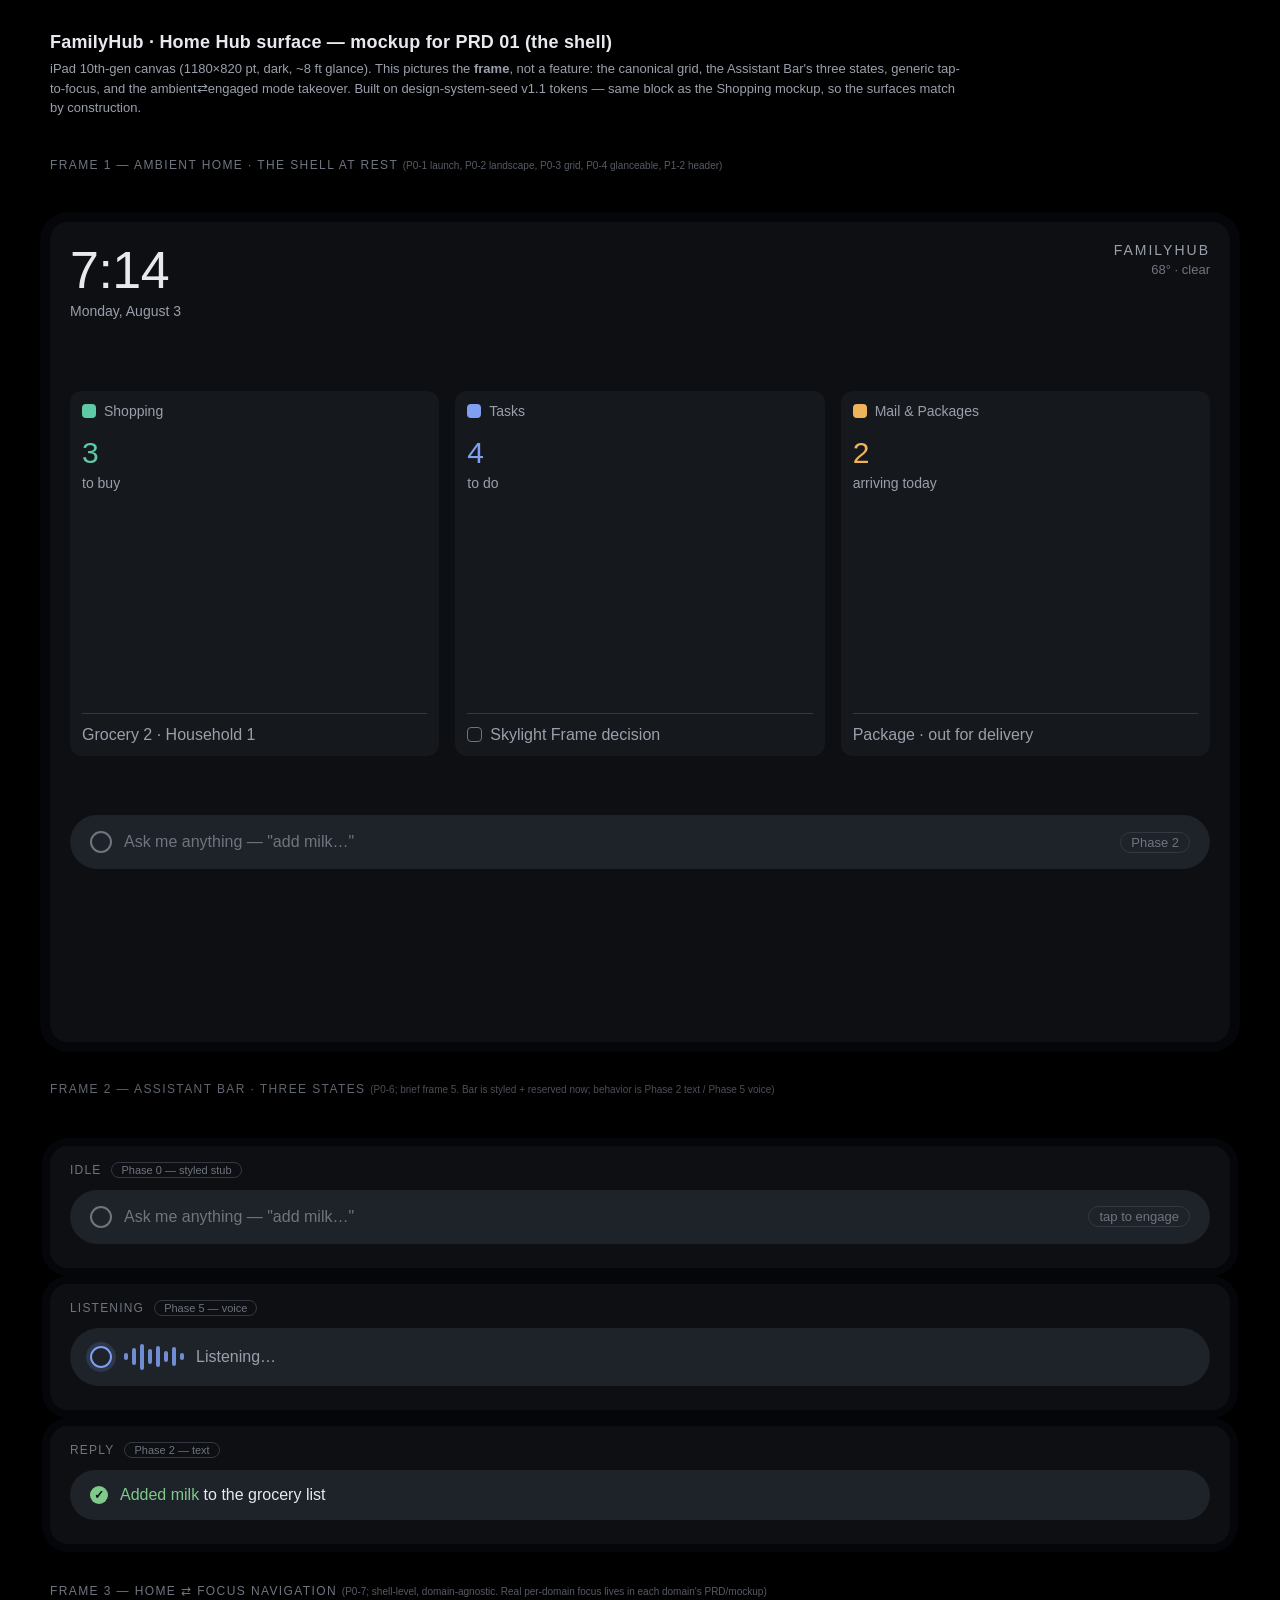
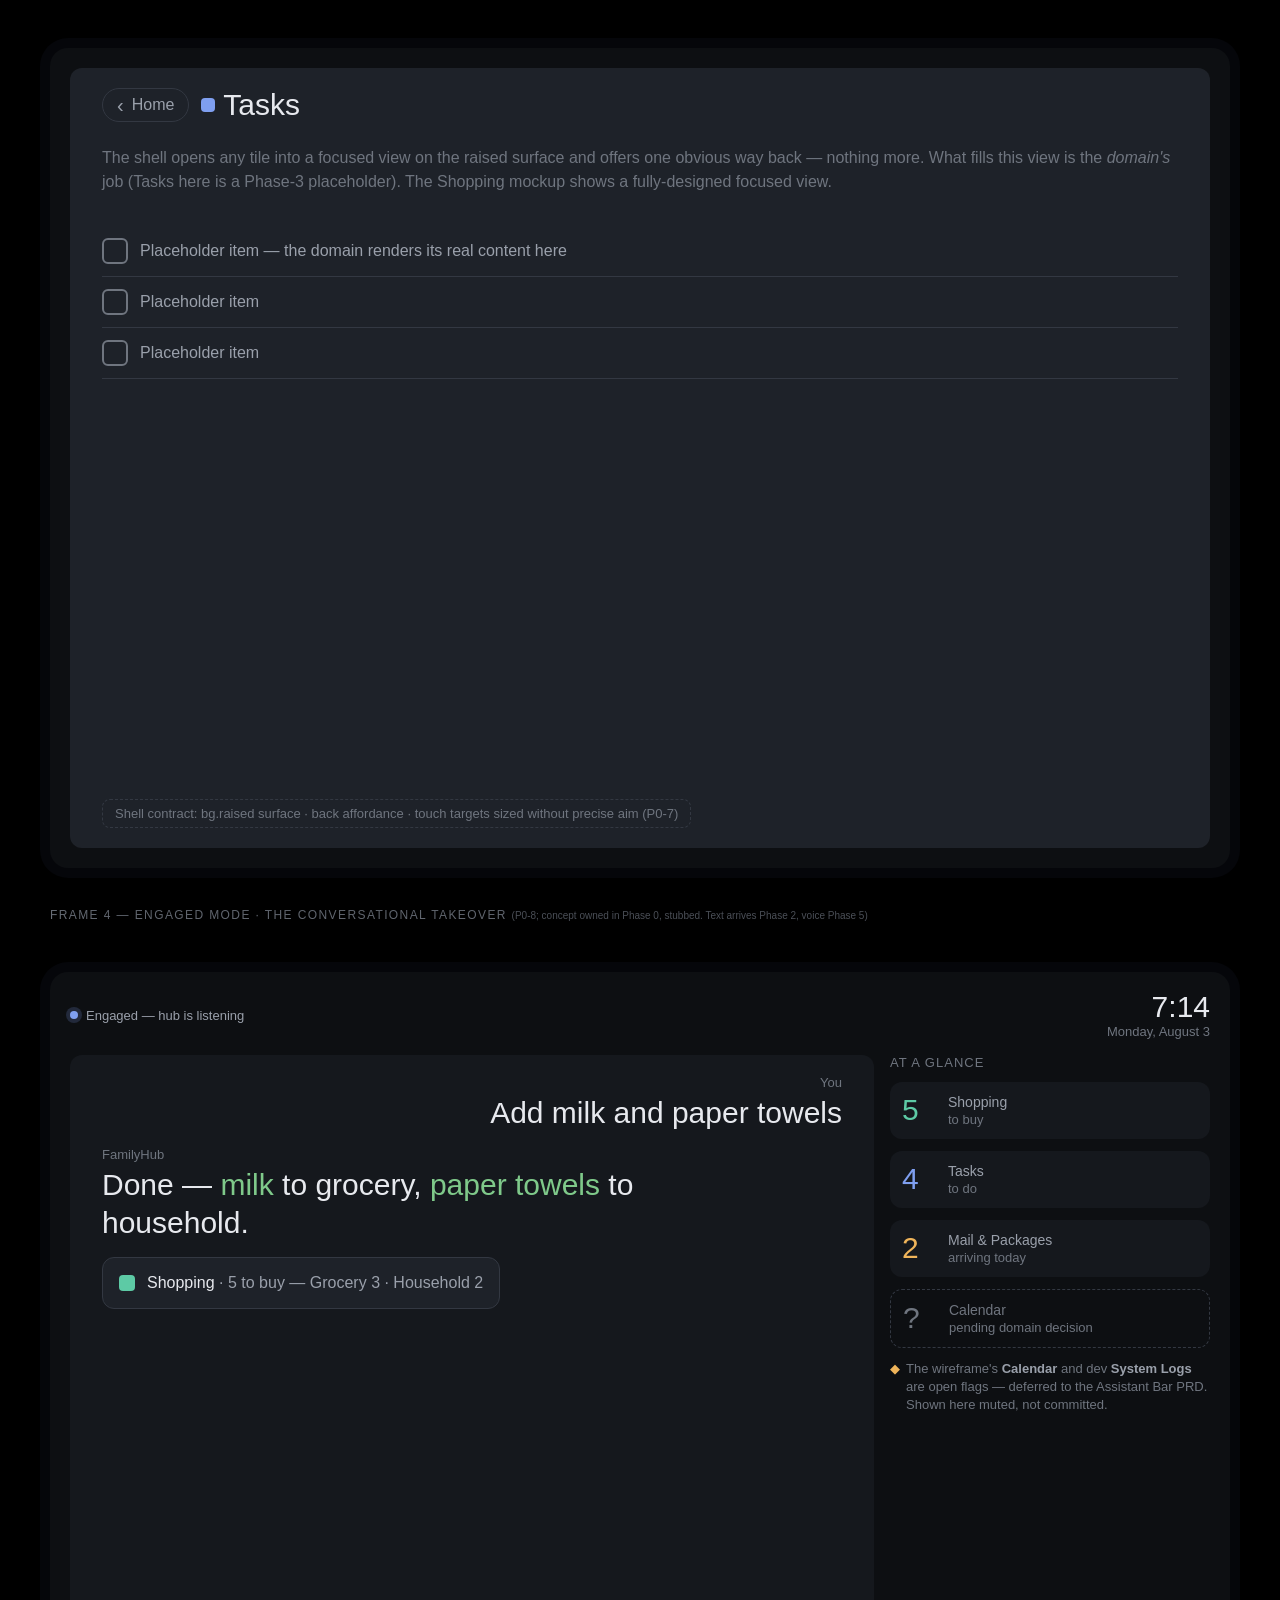
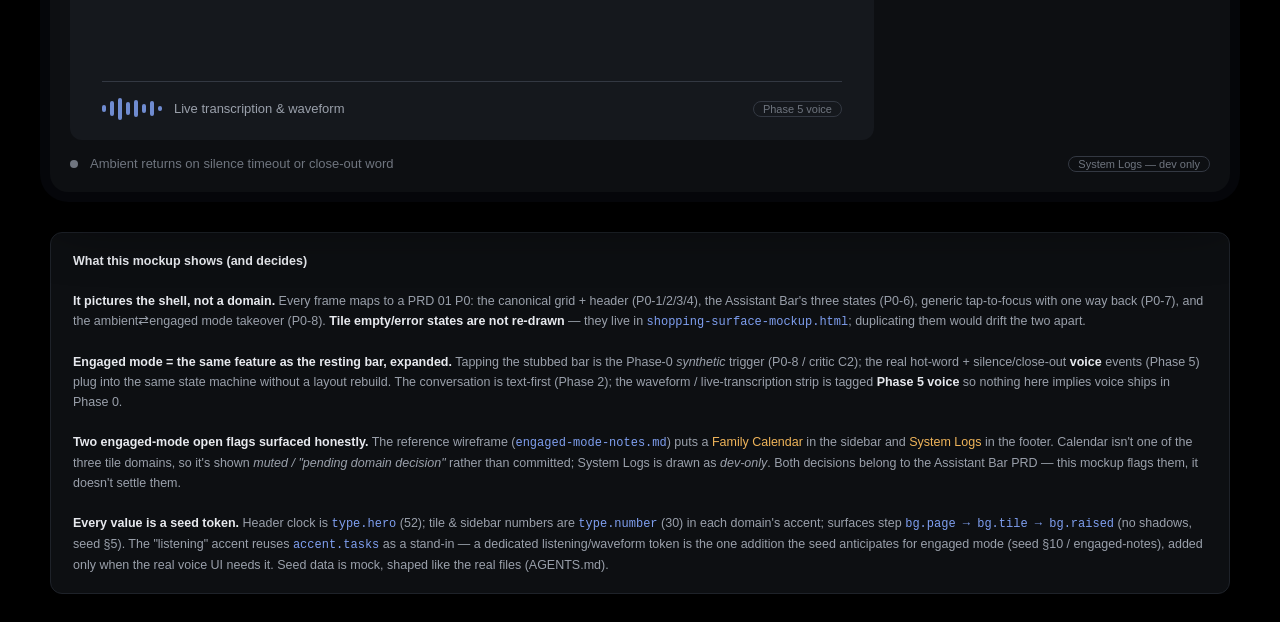
<file: design/home-hub-surface-mockup.html>
<!DOCTYPE html>
<html lang="en">
<head>
<meta charset="utf-8" />
<meta name="viewport" content="width=device-width, initial-scale=1" />
<title>FamilyHub — Home Hub surface mockup (PRD 01)</title>
<!--
  Home Hub (shell) surface mockup · FamilyHub Phase 0 · drafted 2026-08-04
  Companion to prds/01-home-hub-prd.md (locked) — honors design/design-system-seed.md v1.1
  and design/engaged-mode-notes.md. Sibling of shopping-surface-mockup.html; same token block
  verbatim so the two surfaces are consistent "by construction, not by luck" (seed §9).

  WHY THIS EXISTS (and how it differs from the Shopping mockup): the Shopping mockup pictures a
  *domain* plugging into the shell. THIS mockup pictures the *shell itself* — the frame that is
  PRD 01's whole job. So it shows what is distinctly the shell's identity and what Shopping could
  not show: the canonical grid (P0-3), the Assistant Bar's three states (P0-6), generic
  home<->focus navigation (P0-7), and the ambient<->engaged mode takeover (P0-8). Tile empty/error
  states are already drawn in the Shopping mockup and are not re-drawn here (a pointer is left).

  Seed data is generic/mock (AGENTS.md: never real family data), shaped like the real files.
  Static picture; the mic/waveform/reply are illustrative, not the Phase-2/5 assistant.
-->
<style>
  /* ---- Seed v1.1 tokens (raw palette -> semantic), verbatim from design-system-seed.md ---- */
  :root{
    /* raw */
    --ink-900:#0D0F12; --ink-800:#15181D; --ink-700:#1E2229; --line-600:#333842;
    --text-100:#E7E9EE; --text-300:#9AA0AB; --text-500:#6F757F;
    --teal-400:#5DCAA5; --blue-400:#7F9FF0; --amber-400:#EFB45A;
    --red-400:#E5726B; --green-400:#7FC98A;
    /* semantic */
    --bg-page:var(--ink-900); --bg-tile:var(--ink-800); --bg-raised:var(--ink-700);
    --line:var(--line-600);
    --text-primary:var(--text-100); --text-secondary:var(--text-300); --text-muted:var(--text-500);
    --accent-shopping:var(--teal-400); --accent-tasks:var(--blue-400); --accent-mail:var(--amber-400);
    --status-error:var(--red-400); --status-success:var(--green-400);
    /* spacing scale (base 4px) */
    --space-1:4px; --space-2:8px; --space-3:12px; --space-4:16px; --space-5:20px; --space-6:32px;
    /* radii */
    --radius-tile:12px; --radius-screen:18px; --radius-pill:999px;
    /* type scale (size / weight) */
    --type-hero:52px; --type-number:30px; --type-body:16px; --type-label:14px; --type-caption:13px;
  }

  *{box-sizing:border-box; margin:0; padding:0;}
  body{
    background:#000; color:var(--text-primary);
    font-family:-apple-system,BlinkMacSystemFont,"SF Pro Text","Segoe UI",Roboto,sans-serif;
    -webkit-font-smoothing:antialiased;
    padding:32px; display:flex; flex-direction:column; align-items:center; gap:40px;
  }

  .caption-row{max-width:1180px; width:100%;}
  .caption-row h1{font-size:18px; font-weight:600; letter-spacing:.2px;}
  .caption-row p{font-size:13px; color:#9AA0AB; margin-top:6px; line-height:1.5; max-width:920px;}
  .frame-label{font-size:12px; color:#6F757F; text-transform:uppercase; letter-spacing:1.4px;
    margin:0 auto 10px; max-width:1180px; width:100%;}
  .frame-label small{text-transform:none; letter-spacing:0; color:#565b64;}

  /* ---- The iPad 10th-gen canvas: 1180x820 pt landscape (seed §0) ---- */
  .device{
    width:1180px; height:820px; background:var(--bg-page);
    border-radius:var(--radius-screen); position:relative; overflow:hidden;
    box-shadow:0 0 0 10px #05060a, 0 24px 60px rgba(0,0,0,.6);
    display:flex; flex-direction:column;
    padding:var(--space-5); /* space.5 margin all around (seed §6) */
  }

  /* ===== HEADER (~15%): clock/date left · wordmark/weather right (P1-2) ===== */
  .hub-header{height:15%; display:flex; justify-content:space-between; align-items:flex-start;}
  .clock{font-size:var(--type-hero); font-weight:500; line-height:1.1; letter-spacing:-.5px;}
  .date{font-size:var(--type-label); font-weight:500; color:var(--text-secondary); margin-top:var(--space-1);}
  .hub-right{text-align:right;}
  .wordmark{font-size:var(--type-label); font-weight:500; letter-spacing:2px; color:var(--text-secondary);}
  .weather{font-size:var(--type-caption); color:var(--text-muted); margin-top:var(--space-1);}

  /* ===== TILE ROW (~55%): 3 equal columns, gap space.4 (P0-3) ===== */
  .tile-row{height:55%; display:grid; grid-template-columns:repeat(3,1fr); gap:var(--space-4);
    align-content:stretch; padding:var(--space-6) 0;}

  .tile{
    background:var(--bg-tile); border-radius:var(--radius-tile); padding:var(--space-3);
    display:flex; flex-direction:column; position:relative;
  }
  .tile-head{display:flex; align-items:center; gap:var(--space-2);}
  .tile-dot{width:14px; height:14px; border-radius:4px; flex:none;}
  .tile-title{font-size:var(--type-label); font-weight:500; color:var(--text-secondary);}
  .tile-number{font-size:var(--type-number); font-weight:500; line-height:1.2; margin-top:var(--space-4);}
  .tile-numlabel{font-size:var(--type-label); font-weight:500; color:var(--text-secondary); margin-top:var(--space-1);}
  .tile-glance{font-size:var(--type-body); color:var(--text-secondary); margin-top:auto; padding-top:var(--space-3);
    border-top:1px solid var(--line); display:flex; align-items:center; gap:var(--space-2);}
  .mini-check{width:15px;height:15px;border:1.5px solid var(--text-muted);border-radius:4px;flex:none;}

  .accent-shopping{background:var(--accent-shopping);}
  .accent-tasks{background:var(--accent-tasks);}
  .accent-mail{background:var(--accent-mail);}
  .num-shopping{color:var(--accent-shopping);}
  .num-tasks{color:var(--accent-tasks);}
  .num-mail{color:var(--accent-mail);}

  /* ===== ASSISTANT BAR (~15%): full-width pill, pinned, reserved even while stubbed (P0-6) ===== */
  .assistant-bar{height:15%; display:flex; align-items:center;}
  .pill{width:100%; background:var(--bg-raised); border-radius:var(--radius-pill);
    padding:var(--space-4) var(--space-5); display:flex; align-items:center; gap:var(--space-3);
    /* keep clear of the bottom home-indicator strip (seed §6 safe-area rule) */
    margin-bottom:var(--space-2);}
  .pill-mic{width:22px;height:22px;border-radius:var(--radius-pill);border:2px solid var(--text-muted);flex:none;}
  .pill-text{font-size:var(--type-body); color:var(--text-muted);}
  .pill-tag{margin-left:auto; font-size:var(--type-caption); color:var(--text-muted);
    border:1px solid var(--line); border-radius:var(--radius-pill); padding:2px 10px;}

  /* ===== Assistant Bar — 3 states shown side-by-side (P0-6 / brief frame 5) ===== */
  .bar-states{max-width:1180px; width:100%; display:flex; flex-direction:column; gap:16px;}
  .bar-state{background:var(--bg-page); border-radius:var(--radius-screen); padding:var(--space-4) var(--space-5);
    box-shadow:0 0 0 8px #05060a;}
  .bar-state .state-tag{font-size:12px; color:#6F757F; letter-spacing:1.2px; text-transform:uppercase;
    margin-bottom:12px; display:flex; align-items:center; gap:10px;}
  .bar-state .state-tag .phase{text-transform:none; letter-spacing:0; color:var(--text-muted);
    border:1px solid var(--line); border-radius:var(--radius-pill); padding:1px 9px; font-size:11px;}
  /* idle */
  .pill.idle .pill-mic{border-color:var(--text-muted);}
  /* listening: accent mic ring + a waveform */
  .pill.listening{background:var(--bg-raised);}
  .pill.listening .pill-mic{border-color:var(--accent-tasks); box-shadow:0 0 0 4px rgba(127,159,240,.16);}
  .wave{display:flex; align-items:center; gap:4px; height:26px;}
  .wave span{width:4px; border-radius:2px; background:var(--accent-tasks); opacity:.85;}
  .wave span:nth-child(1){height:30%;} .wave span:nth-child(2){height:65%;}
  .wave span:nth-child(3){height:100%;} .wave span:nth-child(4){height:55%;}
  .wave span:nth-child(5){height:80%;} .wave span:nth-child(6){height:40%;}
  .wave span:nth-child(7){height:70%;} .wave span:nth-child(8){height:25%;}
  .pill.listening .pill-text{color:var(--text-secondary);}
  /* reply: success confirmation */
  .pill.reply{background:var(--bg-raised);}
  .pill.reply .reply-dot{width:18px;height:18px;border-radius:var(--radius-pill);
    background:var(--status-success); flex:none; display:flex; align-items:center; justify-content:center;
    color:var(--bg-page); font-size:12px; font-weight:700;}
  .pill.reply .pill-text{color:var(--text-primary);}
  .pill.reply .pill-text b{color:var(--status-success); font-weight:500;}

  /* ===== GENERIC focused tile (P0-7) — placeholder, domain-agnostic ===== */
  .focused{
    position:absolute; inset:var(--space-5); background:var(--bg-raised);
    border-radius:var(--radius-tile); padding:var(--space-5) var(--space-6);
    display:flex; flex-direction:column; gap:var(--space-4);
  }
  .focused-head{display:flex; align-items:center; gap:var(--space-3);}
  .back{font-size:var(--type-body); color:var(--text-secondary); display:flex; align-items:center; gap:var(--space-2);
    border:1px solid var(--line); border-radius:var(--radius-pill); padding:6px 14px;}
  .back .chev{font-size:20px; line-height:1;}
  .focused-title{font-size:var(--type-number); font-weight:500; display:flex; align-items:center; gap:var(--space-2);}
  .focused-note{margin-top:var(--space-2); font-size:var(--type-body); color:var(--text-muted); line-height:1.5;}
  .ph-list{margin-top:var(--space-4); display:flex; flex-direction:column;}
  .ph-row{display:flex; align-items:center; gap:var(--space-3); padding:var(--space-3) 0; border-bottom:1px solid var(--line);}
  .ph-row .check{width:26px;height:26px;border:2px solid var(--text-muted);border-radius:6px;flex:none;}
  .ph-row .item{font-size:var(--type-body); color:var(--text-secondary);}
  .ph-badge{margin-top:auto; align-self:flex-start; font-size:var(--type-caption); color:var(--text-muted);
    border:1px dashed var(--line); border-radius:8px; padding:6px 12px;}

  /* ===== ENGAGED MODE takeover (P0-8) — conversational canvas + glance sidebar ===== */
  .engaged{position:absolute; inset:var(--space-5); display:flex; flex-direction:column; gap:var(--space-4);}
  .eng-top{display:flex; justify-content:space-between; align-items:center;}
  .eng-status{font-size:var(--type-caption); color:var(--text-secondary); display:flex; align-items:center; gap:var(--space-2);}
  .eng-status .live{width:8px;height:8px;border-radius:50%;background:var(--accent-tasks);
    box-shadow:0 0 0 4px rgba(127,159,240,.18);}
  .eng-time{text-align:right;}
  .eng-time .t{font-size:var(--type-number); font-weight:500; line-height:1;}
  .eng-time .d{font-size:var(--type-caption); color:var(--text-muted); margin-top:2px;}

  .eng-body{flex:1; display:grid; grid-template-columns:1fr 320px; gap:var(--space-4); min-height:0;}
  /* main conversational canvas */
  .eng-canvas{background:var(--bg-tile); border-radius:var(--radius-tile); padding:var(--space-5) var(--space-6);
    display:flex; flex-direction:column; gap:var(--space-4); min-height:0; position:relative;}
  .msg{max-width:80%;}
  .msg .who{font-size:var(--type-caption); color:var(--text-muted); margin-bottom:var(--space-1);}
  .msg .bubble{font-size:var(--type-number); font-weight:500; line-height:1.25;}
  .msg.you{align-self:flex-end; text-align:right;}
  .msg.you .bubble{color:var(--text-primary);}
  .msg.hub .bubble{color:var(--text-primary);}
  .msg.hub .bubble b{color:var(--status-success); font-weight:500;}
  /* dynamic intent response card */
  .intent-card{align-self:flex-start; background:var(--bg-raised); border-radius:var(--radius-tile);
    border:1px solid var(--line); padding:var(--space-4) var(--space-4); display:flex; align-items:center;
    gap:var(--space-3); max-width:80%;}
  .intent-card .tile-dot{width:16px;height:16px;}
  .intent-card .ic-text{font-size:var(--type-body); color:var(--text-secondary);}
  .intent-card .ic-text b{color:var(--text-primary); font-weight:500;}
  /* voice waveform strip — Phase 5, clearly tagged */
  .canvas-foot{margin-top:auto; display:flex; align-items:center; gap:var(--space-3);
    padding-top:var(--space-4); border-top:1px solid var(--line);}
  .canvas-foot .wave{height:22px;}
  .canvas-foot .foot-label{font-size:var(--type-caption); color:var(--text-secondary);}
  .canvas-foot .p5{margin-left:auto; font-size:11px; color:var(--text-muted);
    border:1px solid var(--line); border-radius:var(--radius-pill); padding:1px 9px;}

  /* glance sidebar — the demoted domains */
  .eng-side{display:flex; flex-direction:column; gap:var(--space-3); min-height:0;}
  .side-label{font-size:var(--type-caption); color:var(--text-muted); letter-spacing:1px; text-transform:uppercase;}
  .side-tile{background:var(--bg-tile); border-radius:var(--radius-tile); padding:var(--space-3);
    display:flex; align-items:center; gap:var(--space-3);}
  .side-tile .st-num{font-size:var(--type-number); font-weight:500; line-height:1; min-width:34px;}
  .side-tile .st-meta{display:flex; flex-direction:column; gap:2px;}
  .side-tile .st-title{font-size:var(--type-label); font-weight:500; color:var(--text-secondary);}
  .side-tile .st-sub{font-size:var(--type-caption); color:var(--text-muted);}
  .side-tile.pending{border:1px dashed var(--line); background:transparent;}
  .side-tile.pending .st-title{color:var(--text-muted);}
  .side-flag{font-size:var(--type-caption); color:var(--text-muted); line-height:1.4;
    display:flex; gap:6px; align-items:flex-start;}
  .side-flag .q{color:var(--amber-400);}

  /* engaged-mode bottom status (dev) */
  .eng-foot{display:flex; align-items:center; gap:var(--space-3); font-size:var(--type-caption);
    color:var(--text-muted);}
  .eng-foot .dot{width:8px;height:8px;border-radius:50%;background:var(--text-muted);}
  .eng-foot .devtag{margin-left:auto; border:1px solid var(--line); border-radius:var(--radius-pill);
    padding:1px 9px; color:var(--text-muted); font-size:11px;}

  .legend{max-width:1180px;width:100%;font-size:12.5px;color:#9AA0AB;line-height:1.6;
    background:#0d0f12;border:1px solid #1E2229;border-radius:12px;padding:18px 22px;}
  .legend b{color:#E7E9EE;font-weight:600;}
  .legend code{color:#7F9FF0;font-family:ui-monospace,Menlo,monospace;font-size:12px;}
  .legend .q{color:#EFB45A;}
</style>
</head>
<body>

  <div class="caption-row">
    <h1>FamilyHub · Home Hub surface — mockup for PRD 01 (the shell)</h1>
    <p>iPad 10th-gen canvas (1180×820 pt, dark, ~8 ft glance). This pictures the <b>frame</b>, not a
      feature: the canonical grid, the Assistant Bar's three states, generic tap-to-focus, and the
      ambient⇄engaged mode takeover. Built on design-system-seed v1.1 tokens — same block as the
      Shopping mockup, so the surfaces match by construction.</p>
  </div>

  <!-- ============ FRAME 1: canonical ambient home (the shell at rest) ============ -->
  <div class="frame-label">Frame 1 — Ambient home · the shell at rest <small>(P0-1 launch, P0-2 landscape, P0-3 grid, P0-4 glanceable, P1-2 header)</small></div>
  <div class="device">
    <div class="hub-header">
      <div>
        <div class="clock">7:14</div>
        <div class="date">Monday, August 3</div>
      </div>
      <div class="hub-right">
        <div class="wordmark">FAMILYHUB</div>
        <div class="weather">68° · clear</div>
      </div>
    </div>

    <div class="tile-row">
      <div class="tile">
        <div class="tile-head"><span class="tile-dot accent-shopping"></span><span class="tile-title">Shopping</span></div>
        <div class="tile-number num-shopping">3</div>
        <div class="tile-numlabel">to buy</div>
        <div class="tile-glance">Grocery 2 · Household 1</div>
      </div>
      <div class="tile">
        <div class="tile-head"><span class="tile-dot accent-tasks"></span><span class="tile-title">Tasks</span></div>
        <div class="tile-number num-tasks">4</div>
        <div class="tile-numlabel">to do</div>
        <div class="tile-glance"><span class="mini-check"></span>Skylight Frame decision</div>
      </div>
      <div class="tile">
        <div class="tile-head"><span class="tile-dot accent-mail"></span><span class="tile-title">Mail &amp; Packages</span></div>
        <div class="tile-number num-mail">2</div>
        <div class="tile-numlabel">arriving today</div>
        <div class="tile-glance">Package · out for delivery</div>
      </div>
    </div>

    <div class="assistant-bar">
      <div class="pill idle">
        <span class="pill-mic"></span>
        <span class="pill-text">Ask me anything — "add milk…"</span>
        <span class="pill-tag">Phase 2</span>
      </div>
    </div>
  </div>

  <!-- ============ FRAME 2: Assistant Bar — three states (P0-6) ============ -->
  <div class="frame-label">Frame 2 — Assistant Bar · three states <small>(P0-6; brief frame 5. Bar is styled + reserved now; behavior is Phase 2 text / Phase 5 voice)</small></div>
  <div class="bar-states">
    <div class="bar-state">
      <div class="state-tag">Idle <span class="phase">Phase 0 — styled stub</span></div>
      <div class="pill idle">
        <span class="pill-mic"></span>
        <span class="pill-text">Ask me anything — "add milk…"</span>
        <span class="pill-tag">tap to engage</span>
      </div>
    </div>
    <div class="bar-state">
      <div class="state-tag">Listening <span class="phase">Phase 5 — voice</span></div>
      <div class="pill listening">
        <span class="pill-mic"></span>
        <span class="wave"><span></span><span></span><span></span><span></span><span></span><span></span><span></span><span></span></span>
        <span class="pill-text">Listening…</span>
      </div>
    </div>
    <div class="bar-state">
      <div class="state-tag">Reply <span class="phase">Phase 2 — text</span></div>
      <div class="pill reply">
        <span class="reply-dot">✓</span>
        <span class="pill-text"><b>Added milk</b> to the grocery list</span>
      </div>
    </div>
  </div>

  <!-- ============ FRAME 3: generic tap-to-focus + back (P0-7) ============ -->
  <div class="frame-label">Frame 3 — Home ⇄ focus navigation <small>(P0-7; shell-level, domain-agnostic. Real per-domain focus lives in each domain's PRD/mockup)</small></div>
  <div class="device">
    <div class="focused">
      <div class="focused-head">
        <span class="back"><span class="chev">‹</span> Home</span>
        <span class="focused-title"><span class="tile-dot accent-tasks"></span> Tasks</span>
      </div>
      <div class="focused-note">The shell opens any tile into a focused view on the raised surface and
        offers one obvious way back — nothing more. What fills this view is the <i>domain's</i> job
        (Tasks here is a Phase-3 placeholder). The Shopping mockup shows a fully-designed focused view.</div>
      <div class="ph-list">
        <div class="ph-row"><span class="check"></span><span class="item">Placeholder item — the domain renders its real content here</span></div>
        <div class="ph-row"><span class="check"></span><span class="item">Placeholder item</span></div>
        <div class="ph-row"><span class="check"></span><span class="item">Placeholder item</span></div>
      </div>
      <span class="ph-badge">Shell contract: bg.raised surface · back affordance · touch targets sized without precise aim (P0-7)</span>
    </div>
  </div>

  <!-- ============ FRAME 4: engaged-mode takeover (P0-8) ============ -->
  <div class="frame-label">Frame 4 — Engaged mode · the conversational takeover <small>(P0-8; concept owned in Phase 0, stubbed. Text arrives Phase 2, voice Phase 5)</small></div>
  <div class="device">
    <div class="engaged">
      <div class="eng-top">
        <div class="eng-status"><span class="live"></span> Engaged — hub is listening</div>
        <div class="eng-time"><div class="t">7:14</div><div class="d">Monday, August 3</div></div>
      </div>

      <div class="eng-body">
        <!-- MAIN CONVERSATIONAL CANVAS -->
        <div class="eng-canvas">
          <div class="msg you">
            <div class="who">You</div>
            <div class="bubble">Add milk and paper towels</div>
          </div>
          <div class="msg hub">
            <div class="who">FamilyHub</div>
            <div class="bubble">Done — <b>milk</b> to grocery, <b>paper towels</b> to household.</div>
          </div>
          <div class="intent-card">
            <span class="tile-dot accent-shopping"></span>
            <span class="ic-text"><b>Shopping</b> · 5 to buy — Grocery 3 · Household 2</span>
          </div>

          <div class="canvas-foot">
            <span class="wave"><span></span><span></span><span></span><span></span><span></span><span></span><span></span><span></span></span>
            <span class="foot-label">Live transcription &amp; waveform</span>
            <span class="p5">Phase 5 voice</span>
          </div>
        </div>

        <!-- GLANCE SIDEBAR: the demoted domains -->
        <div class="eng-side">
          <div class="side-label">At a glance</div>
          <div class="side-tile">
            <span class="st-num num-shopping">5</span>
            <span class="st-meta"><span class="st-title">Shopping</span><span class="st-sub">to buy</span></span>
          </div>
          <div class="side-tile">
            <span class="st-num num-tasks">4</span>
            <span class="st-meta"><span class="st-title">Tasks</span><span class="st-sub">to do</span></span>
          </div>
          <div class="side-tile">
            <span class="st-num num-mail">2</span>
            <span class="st-meta"><span class="st-title">Mail &amp; Packages</span><span class="st-sub">arriving today</span></span>
          </div>
          <div class="side-tile pending">
            <span class="st-num" style="color:var(--text-muted)">?</span>
            <span class="st-meta"><span class="st-title">Calendar</span><span class="st-sub">pending domain decision</span></span>
          </div>
          <div class="side-flag"><span class="q">◆</span><span>The wireframe's <b style="color:var(--text-secondary)">Calendar</b> and dev
            <b style="color:var(--text-secondary)">System Logs</b> are open flags — deferred to the Assistant Bar PRD. Shown here
            muted, not committed.</span></div>
        </div>
      </div>

      <!-- engaged-mode bottom status (dev-gated) -->
      <div class="eng-foot">
        <span class="dot"></span> Ambient returns on silence timeout or close-out word
        <span class="devtag">System Logs — dev only</span>
      </div>
    </div>
  </div>

  <!-- ============ Design notes ============ -->
  <div class="legend">
    <b>What this mockup shows (and decides)</b><br><br>
    <b>It pictures the shell, not a domain.</b> Every frame maps to a PRD 01 P0: the canonical grid +
    header (P0-1/2/3/4), the Assistant Bar's three states (P0-6), generic tap-to-focus with one way
    back (P0-7), and the ambient⇄engaged mode takeover (P0-8). <b>Tile empty/error states are not
    re-drawn</b> — they live in <code>shopping-surface-mockup.html</code>; duplicating them would
    drift the two apart.<br><br>
    <b>Engaged mode = the same feature as the resting bar, expanded.</b> Tapping the stubbed bar is the
    Phase-0 <i>synthetic</i> trigger (P0-8 / critic C2); the real hot-word + silence/close-out
    <b>voice</b> events (Phase 5) plug into the same state machine without a layout rebuild. The
    conversation is text-first (Phase 2); the waveform / live-transcription strip is tagged
    <b>Phase 5 voice</b> so nothing here implies voice ships in Phase 0.<br><br>
    <b>Two engaged-mode open flags surfaced honestly.</b> The reference wireframe
    (<code>engaged-mode-notes.md</code>) puts a <span class="q">Family Calendar</span> in the sidebar and
    <span class="q">System Logs</span> in the footer. Calendar isn't one of the three tile domains, so
    it's shown <i>muted / "pending domain decision"</i> rather than committed; System Logs is drawn as
    <i>dev-only</i>. Both decisions belong to the Assistant Bar PRD — this mockup flags them, it doesn't
    settle them.<br><br>
    <b>Every value is a seed token.</b> Header clock is <code>type.hero</code> (52); tile & sidebar
    numbers are <code>type.number</code> (30) in each domain's accent; surfaces step
    <code>bg.page → bg.tile → bg.raised</code> (no shadows, seed §5). The "listening" accent reuses
    <code>accent.tasks</code> as a stand-in — a dedicated listening/waveform token is the one addition
    the seed anticipates for engaged mode (seed §10 / engaged-notes), added only when the real voice
    UI needs it. Seed data is mock, shaped like the real files (AGENTS.md).
  </div>

</body>
</html>
</file>
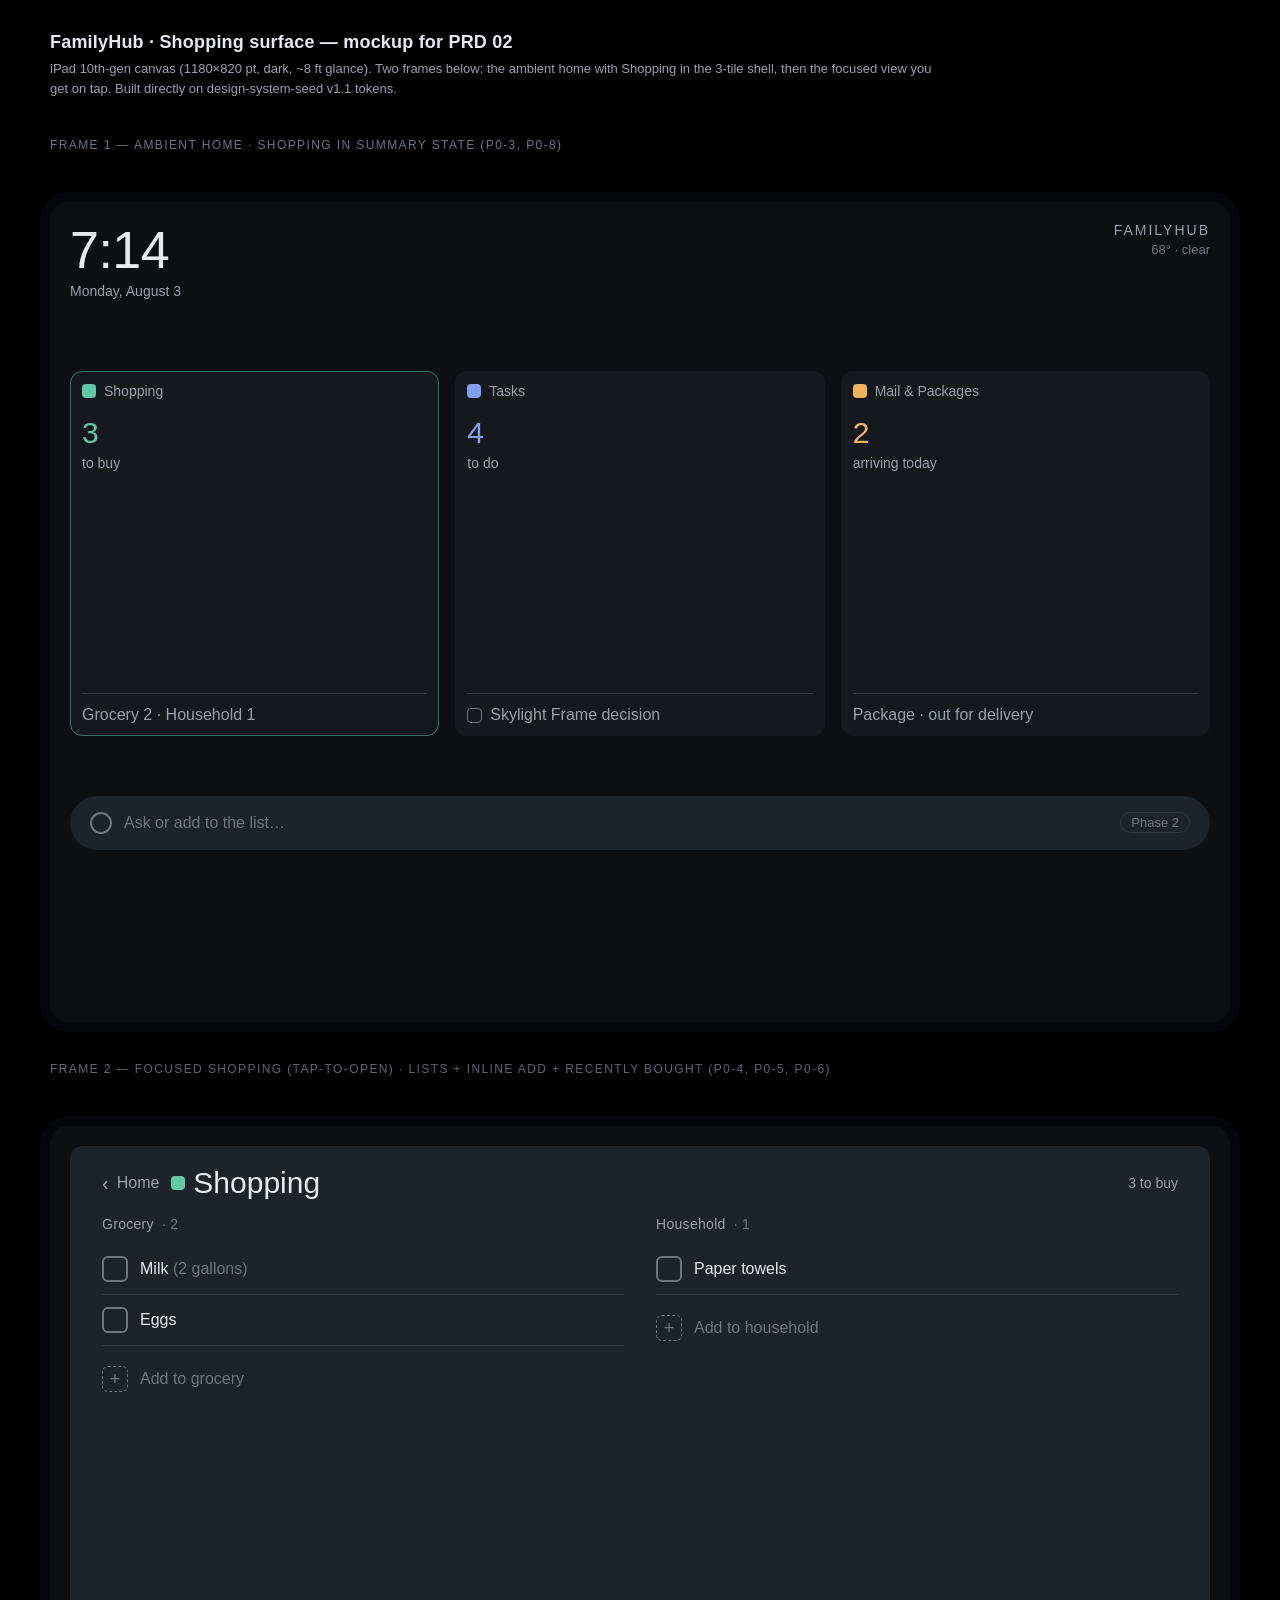
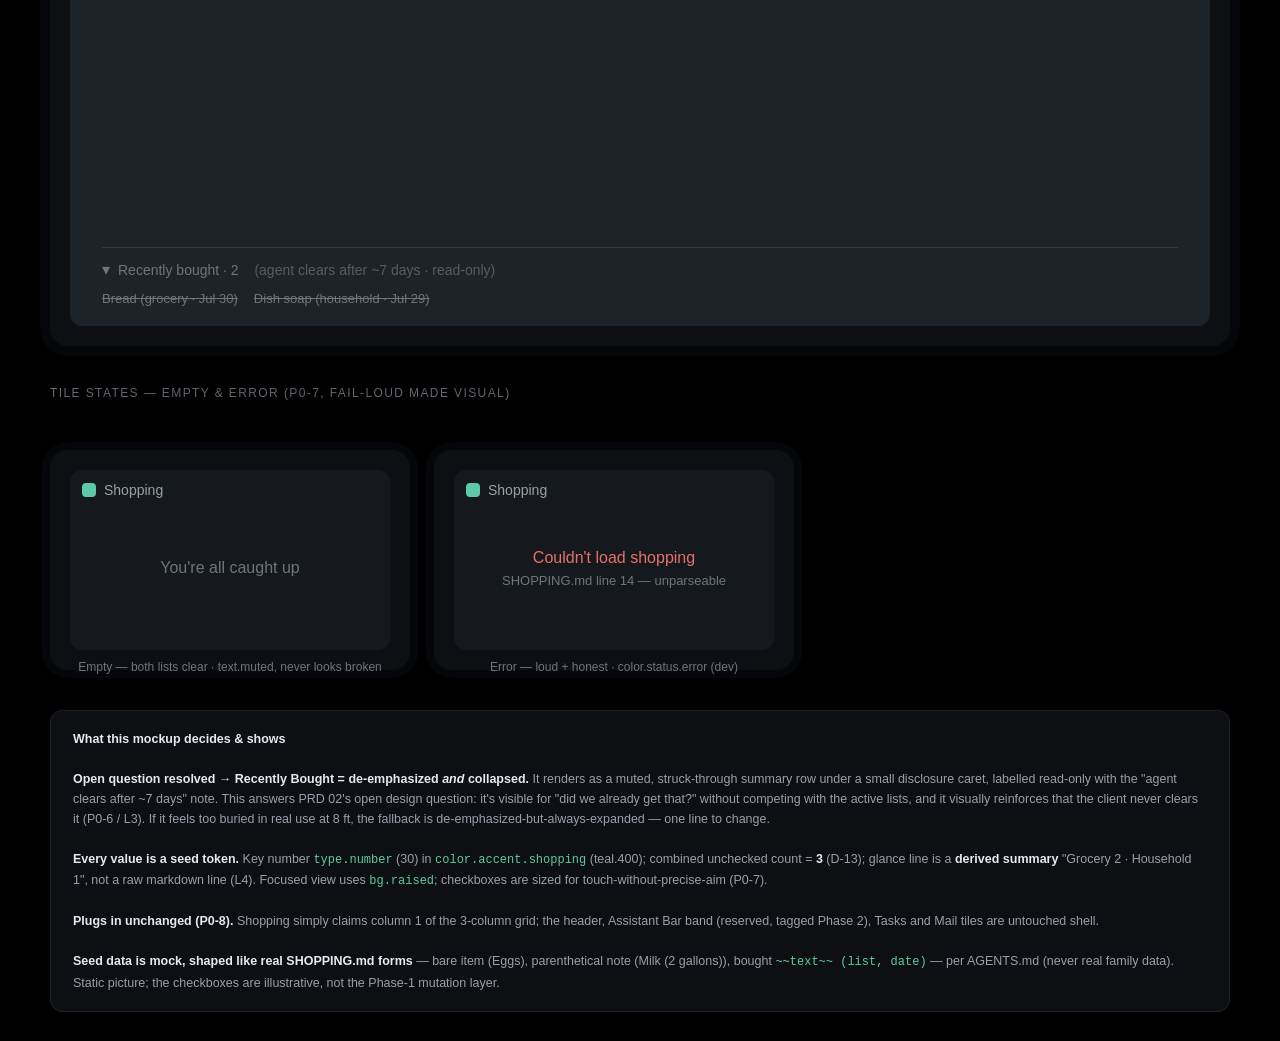
<file: design/shopping-surface-mockup.html>
<!DOCTYPE html>
<html lang="en">
<head>
<meta charset="utf-8" />
<meta name="viewport" content="width=device-width, initial-scale=1" />
<title>FamilyHub — Shopping surface mockup (PRD 02)</title>
<!--
  Shopping surface mockup · FamilyHub Phase 1 · drafted 2026-08-03
  Companion to prds/02-shopping-prd.md (locked) — honors design/design-system-seed.md v1.1.
  Every color / size / space value below is a seed token, mirrored 1:1 as a CSS variable
  so this mockup is consistent with the shell "by construction, not by luck" (seed §9).

  Purpose: a *surface* preview to (a) show Shopping plugging into the Phase-0 shell unchanged
  (P0-8), (b) render the four tile states (P0-3/4/7), and (c) resolve the one open design
  question in the PRD — Recently Bought: collapsed or de-emphasized. See the RESOLUTION note.

  Seed data is generic/mock (AGENTS.md: never real family data) but shaped exactly like the
  real SHOPPING.md forms the PRD lists: bare item, parenthetical note, bought `~~x~~ (list,date)`.
  This is a static picture — the checkboxes/toggle are illustrative, not the real mutation layer.
-->
<style>
  /* ---- Seed v1.1 tokens (raw palette → semantic), verbatim from design-system-seed.md ---- */
  :root{
    /* raw */
    --ink-900:#0D0F12; --ink-800:#15181D; --ink-700:#1E2229; --line-600:#333842;
    --text-100:#E7E9EE; --text-300:#9AA0AB; --text-500:#6F757F;
    --teal-400:#5DCAA5; --blue-400:#7F9FF0; --amber-400:#EFB45A;
    --red-400:#E5726B; --green-400:#7FC98A;
    /* semantic */
    --bg-page:var(--ink-900); --bg-tile:var(--ink-800); --bg-raised:var(--ink-700);
    --line:var(--line-600);
    --text-primary:var(--text-100); --text-secondary:var(--text-300); --text-muted:var(--text-500);
    --accent-shopping:var(--teal-400); --accent-tasks:var(--blue-400); --accent-mail:var(--amber-400);
    --status-error:var(--red-400); --status-success:var(--green-400);
    /* spacing scale (base 4px) */
    --space-1:4px; --space-2:8px; --space-3:12px; --space-4:16px; --space-5:20px; --space-6:32px;
    /* radii */
    --radius-tile:12px; --radius-screen:18px; --radius-pill:999px;
    /* type scale (size / weight) */
    --type-hero:52px; --type-number:30px; --type-body:16px; --type-label:14px; --type-caption:13px;
  }

  *{box-sizing:border-box; margin:0; padding:0;}
  body{
    background:#000; color:var(--text-primary);
    font-family:-apple-system,BlinkMacSystemFont,"SF Pro Text","Segoe UI",Roboto,sans-serif;
    -webkit-font-smoothing:antialiased;
    padding:32px; display:flex; flex-direction:column; align-items:center; gap:40px;
  }

  .caption-row{max-width:1180px; width:100%;}
  .caption-row h1{font-size:18px; font-weight:600; letter-spacing:.2px;}
  .caption-row p{font-size:13px; color:#9AA0AB; margin-top:6px; line-height:1.5; max-width:900px;}
  .frame-label{font-size:12px; color:#6F757F; text-transform:uppercase; letter-spacing:1.4px;
    margin:0 auto 10px; max-width:1180px; width:100%;}

  /* ---- The iPad 10th-gen canvas: 1180×820 pt landscape (seed §0) ---- */
  .device{
    width:1180px; height:820px; background:var(--bg-page);
    border-radius:var(--radius-screen); position:relative; overflow:hidden;
    /* surface steps do the depth work; a faint outer ring reads as the device bezel */
    box-shadow:0 0 0 10px #05060a, 0 24px 60px rgba(0,0,0,.6);
    display:flex; flex-direction:column;
    padding:var(--space-5); /* space.5 margin all around (seed §6) */
  }

  /* ===== HEADER (~15%): clock/date left · wordmark/weather right ===== */
  .hub-header{height:15%; display:flex; justify-content:space-between; align-items:flex-start;}
  .clock{font-size:var(--type-hero); font-weight:500; line-height:1.1; letter-spacing:-.5px;}
  .date{font-size:var(--type-label); font-weight:500; color:var(--text-secondary); margin-top:var(--space-1);}
  .hub-right{text-align:right;}
  .wordmark{font-size:var(--type-label); font-weight:500; letter-spacing:2px; color:var(--text-secondary);}
  .weather{font-size:var(--type-caption); color:var(--text-muted); margin-top:var(--space-1);}

  /* ===== TILE ROW (~55%): 3 equal columns, gap space.4 ===== */
  .tile-row{height:55%; display:grid; grid-template-columns:repeat(3,1fr); gap:var(--space-4);
    align-content:stretch; padding:var(--space-6) 0;}

  .tile{
    background:var(--bg-tile); border-radius:var(--radius-tile); padding:var(--space-3);
    display:flex; flex-direction:column; position:relative;
  }
  .tile-head{display:flex; align-items:center; gap:var(--space-2);}
  .tile-dot{width:14px; height:14px; border-radius:4px; flex:none;}
  .tile-title{font-size:var(--type-label); font-weight:500; color:var(--text-secondary);}
  .tile-number{font-size:var(--type-number); font-weight:500; line-height:1.2; margin-top:var(--space-4);}
  .tile-numlabel{font-size:var(--type-label); font-weight:500; color:var(--text-secondary); margin-top:var(--space-1);}
  .tile-glance{font-size:var(--type-body); color:var(--text-secondary); margin-top:auto; padding-top:var(--space-3);
    border-top:1px solid var(--line); display:flex; align-items:center; gap:var(--space-2);}
  .mini-check{width:15px;height:15px;border:1.5px solid var(--text-muted);border-radius:4px;flex:none;}

  .accent-shopping{background:var(--accent-shopping);}
  .accent-tasks{background:var(--accent-tasks);}
  .accent-mail{background:var(--accent-mail);}
  .num-shopping{color:var(--accent-shopping);}
  .num-tasks{color:var(--accent-tasks);}
  .num-mail{color:var(--accent-mail);}

  /* the "selected / tappable" hint on the Shopping tile */
  .tile.is-active{outline:1.5px solid rgba(93,202,165,.5); outline-offset:-1.5px;}

  /* ===== ASSISTANT BAR (~15%): full-width pill, pinned, reserved even while stubbed ===== */
  .assistant-bar{height:15%; display:flex; align-items:center;}
  .pill{width:100%; background:var(--bg-raised); border-radius:var(--radius-pill);
    padding:var(--space-4) var(--space-5); display:flex; align-items:center; gap:var(--space-3);
    /* keep clear of the bottom home-indicator strip (seed §6 safe-area rule) */
    margin-bottom:var(--space-2);}
  .pill-mic{width:22px;height:22px;border-radius:var(--radius-pill);border:2px solid var(--text-muted);flex:none;}
  .pill-text{font-size:var(--type-body); color:var(--text-muted);}
  .pill-tag{margin-left:auto; font-size:var(--type-caption); color:var(--text-muted);
    border:1px solid var(--line); border-radius:var(--radius-pill); padding:2px 10px;}

  /* ===== FOCUSED OVERLAY (tap Shopping → full list, bg.raised) ===== */
  .focused{
    position:absolute; inset:var(--space-5); background:var(--bg-raised);
    border-radius:var(--radius-tile); padding:var(--space-5) var(--space-6);
    display:flex; flex-direction:column; gap:var(--space-4);
  }
  .focused-head{display:flex; align-items:center; gap:var(--space-3);}
  .back{font-size:var(--type-body); color:var(--text-secondary); display:flex; align-items:center; gap:var(--space-2);}
  .back .chev{font-size:20px; line-height:1;}
  .focused-title{font-size:var(--type-number); font-weight:500; display:flex; align-items:center; gap:var(--space-2);}
  .focused-counts{margin-left:auto; font-size:var(--type-label); color:var(--text-secondary);}

  .lists{display:grid; grid-template-columns:1fr 1fr; gap:var(--space-6); flex:1; min-height:0;}
  .list-col{display:flex; flex-direction:column; min-height:0;}
  .list-label{font-size:var(--type-label); font-weight:500; color:var(--text-secondary); letter-spacing:.3px;
    display:flex; align-items:center; gap:var(--space-2); margin-bottom:var(--space-3);}
  .list-label .n{color:var(--text-muted);}
  .row{display:flex; align-items:center; gap:var(--space-3); padding:var(--space-3) 0;
    border-bottom:1px solid var(--line);}
  .check{width:26px;height:26px;border:2px solid var(--text-muted);border-radius:6px;flex:none;}
  .row .item{font-size:var(--type-body); color:var(--text-primary);}
  .row .note{color:var(--text-muted);}
  .add-row{display:flex; align-items:center; gap:var(--space-3); padding:var(--space-3) 0; margin-top:var(--space-2);}
  .add-plus{width:26px;height:26px;border:1.5px dashed var(--text-muted);border-radius:6px;flex:none;
    color:var(--text-muted); display:flex; align-items:center; justify-content:center; font-size:18px;}
  .add-hint{font-size:var(--type-body); color:var(--text-muted);}

  /* Recently Bought — RESOLVED: de-emphasized-and-visible, collapsed to a summary row that expands */
  .archive{border-top:1px solid var(--line); padding-top:var(--space-3);}
  .archive-head{display:flex; align-items:center; gap:var(--space-2); font-size:var(--type-label);
    color:var(--text-muted);}
  .archive-head .chev{font-size:16px;}
  .archive-items{display:flex; flex-wrap:wrap; gap:var(--space-2) var(--space-4); margin-top:var(--space-3);}
  .bought{font-size:var(--type-caption); color:var(--text-muted); text-decoration:line-through;
    text-decoration-color:var(--text-muted);}
  .bought .prov{text-decoration:none; display:inline;}

  /* ===== small state chips (empty / error) ===== */
  .states{display:flex; gap:24px; flex-wrap:wrap; max-width:1180px; width:100%;}
  .state-card{width:360px; height:220px; background:var(--bg-page); border-radius:var(--radius-screen);
    padding:var(--space-5); box-shadow:0 0 0 8px #05060a;}
  .state-card .mini-tile{background:var(--bg-tile); border-radius:var(--radius-tile); padding:var(--space-3);
    height:100%; display:flex; flex-direction:column;}
  .state-note{font-size:12px; color:#6F757F; margin-top:10px; text-align:center;}
  .empty-msg{margin:auto; text-align:center; color:var(--text-muted); font-size:var(--type-body);}
  .error-msg{margin:auto; text-align:center; color:var(--status-error); font-size:var(--type-body); font-weight:500;}
  .error-sub{color:var(--text-muted); font-size:var(--type-caption); margin-top:6px;}

  .legend{max-width:1180px;width:100%;font-size:12.5px;color:#9AA0AB;line-height:1.6;
    background:#0d0f12;border:1px solid #1E2229;border-radius:12px;padding:18px 22px;}
  .legend b{color:#E7E9EE;font-weight:600;}
  .legend code{color:#5DCAA5;font-family:ui-monospace,Menlo,monospace;font-size:12px;}
</style>
</head>
<body>

  <div class="caption-row">
    <h1>FamilyHub · Shopping surface — mockup for PRD 02</h1>
    <p>iPad 10th-gen canvas (1180×820 pt, dark, ~8 ft glance). Two frames below: the ambient home
      with Shopping in the 3-tile shell, then the focused view you get on tap. Built directly on
      design-system-seed v1.1 tokens.</p>
  </div>

  <!-- ============ FRAME 1: ambient home, Shopping = summary tile ============ -->
  <div class="frame-label">Frame 1 — Ambient home · Shopping in summary state (P0-3, P0-8)</div>
  <div class="device">
    <div class="hub-header">
      <div>
        <div class="clock">7:14</div>
        <div class="date">Monday, August 3</div>
      </div>
      <div class="hub-right">
        <div class="wordmark">FAMILYHUB</div>
        <div class="weather">68° · clear</div>
      </div>
    </div>

    <div class="tile-row">
      <!-- Shopping (the domain this PRD owns) -->
      <div class="tile is-active">
        <div class="tile-head"><span class="tile-dot accent-shopping"></span><span class="tile-title">Shopping</span></div>
        <div class="tile-number num-shopping">3</div>
        <div class="tile-numlabel">to buy</div>
        <!-- glance line = DERIVED summary (L4), never a raw markdown line -->
        <div class="tile-glance">Grocery 2 · Household 1</div>
      </div>

      <!-- Tasks (placeholder sibling, shown for context) -->
      <div class="tile">
        <div class="tile-head"><span class="tile-dot accent-tasks"></span><span class="tile-title">Tasks</span></div>
        <div class="tile-number num-tasks">4</div>
        <div class="tile-numlabel">to do</div>
        <div class="tile-glance"><span class="mini-check"></span>Skylight Frame decision</div>
      </div>

      <!-- Mail (placeholder sibling) -->
      <div class="tile">
        <div class="tile-head"><span class="tile-dot accent-mail"></span><span class="tile-title">Mail &amp; Packages</span></div>
        <div class="tile-number num-mail">2</div>
        <div class="tile-numlabel">arriving today</div>
        <div class="tile-glance">Package · out for delivery</div>
      </div>
    </div>

    <div class="assistant-bar">
      <div class="pill">
        <span class="pill-mic"></span>
        <span class="pill-text">Ask or add to the list…</span>
        <span class="pill-tag">Phase 2</span>
      </div>
    </div>
  </div>

  <!-- ============ FRAME 2: focused Shopping view ============ -->
  <div class="frame-label">Frame 2 — Focused Shopping (tap-to-open) · lists + inline add + Recently Bought (P0-4, P0-5, P0-6)</div>
  <div class="device">
    <div class="focused">
      <div class="focused-head">
        <span class="back"><span class="chev">‹</span> Home</span>
        <span class="focused-title"><span class="tile-dot accent-shopping"></span> Shopping</span>
        <span class="focused-counts">3 to buy</span>
      </div>

      <div class="lists">
        <!-- GROCERY -->
        <div class="list-col">
          <div class="list-label">Grocery <span class="n">· 2</span></div>
          <div class="row"><span class="check"></span><span class="item">Milk <span class="note">(2 gallons)</span></span></div>
          <div class="row"><span class="check"></span><span class="item">Eggs</span></div>
          <div class="add-row"><span class="add-plus">+</span><span class="add-hint">Add to grocery</span></div>
        </div>

        <!-- HOUSEHOLD -->
        <div class="list-col">
          <div class="list-label">Household <span class="n">· 1</span></div>
          <div class="row"><span class="check"></span><span class="item">Paper towels</span></div>
          <div class="add-row"><span class="add-plus">+</span><span class="add-hint">Add to household</span></div>
        </div>
      </div>

      <!-- Recently Bought: de-emphasized + collapsed-to-summary (RESOLUTION) -->
      <div class="archive">
        <div class="archive-head"><span class="chev">▾</span> Recently bought · 2 &nbsp;<span style="color:var(--text-muted);opacity:.7">(agent clears after ~7 days · read-only)</span></div>
        <div class="archive-items">
          <span class="bought">Bread <span class="prov">(grocery · Jul 30)</span></span>
          <span class="bought">Dish soap <span class="prov">(household · Jul 29)</span></span>
        </div>
      </div>
    </div>
  </div>

  <!-- ============ The other two tile states (P0-7) ============ -->
  <div class="frame-label">Tile states — empty &amp; error (P0-7, fail-loud made visual)</div>
  <div class="states">
    <div class="state-card">
      <div class="mini-tile">
        <div class="tile-head"><span class="tile-dot accent-shopping"></span><span class="tile-title">Shopping</span></div>
        <div class="empty-msg">You're all caught up</div>
      </div>
      <div class="state-note">Empty — both lists clear · text.muted, never looks broken</div>
    </div>
    <div class="state-card">
      <div class="mini-tile">
        <div class="tile-head"><span class="tile-dot accent-shopping"></span><span class="tile-title">Shopping</span></div>
        <div class="error-msg">Couldn't load shopping<div class="error-sub">SHOPPING.md line 14 — unparseable</div></div>
      </div>
      <div class="state-note">Error — loud + honest · color.status.error (dev)</div>
    </div>
  </div>

  <!-- ============ Design notes / the resolved open question ============ -->
  <div class="legend">
    <b>What this mockup decides &amp; shows</b><br><br>
    <b>Open question resolved → Recently Bought = de-emphasized <i>and</i> collapsed.</b> It renders as
    a muted, struck-through summary row under a small disclosure caret, labelled read-only with the
    "agent clears after ~7 days" note. This answers PRD 02's open design question: it's visible for
    "did we already get that?" without competing with the active lists, and it visually reinforces
    that the client never clears it (P0-6 / L3). If it feels too buried in real use at 8 ft, the
    fallback is de-emphasized-but-always-expanded — one line to change.<br><br>
    <b>Every value is a seed token.</b> Key number <code>type.number</code> (30) in
    <code>color.accent.shopping</code> (teal.400); combined unchecked count = <b>3</b> (D-13);
    glance line is a <b>derived summary</b> "Grocery 2 · Household 1", not a raw markdown line (L4).
    Focused view uses <code>bg.raised</code>; checkboxes are sized for touch-without-precise-aim (P0-7).<br><br>
    <b>Plugs in unchanged (P0-8).</b> Shopping simply claims column 1 of the 3-column grid; the
    header, Assistant Bar band (reserved, tagged Phase 2), Tasks and Mail tiles are untouched shell.<br><br>
    <b>Seed data is mock, shaped like real SHOPPING.md forms</b> — bare item (Eggs), parenthetical
    note (Milk (2 gallons)), bought <code>~~text~~ (list, date)</code> — per AGENTS.md (never real
    family data). Static picture; the checkboxes are illustrative, not the Phase-1 mutation layer.
  </div>

</body>
</html>
</file>
